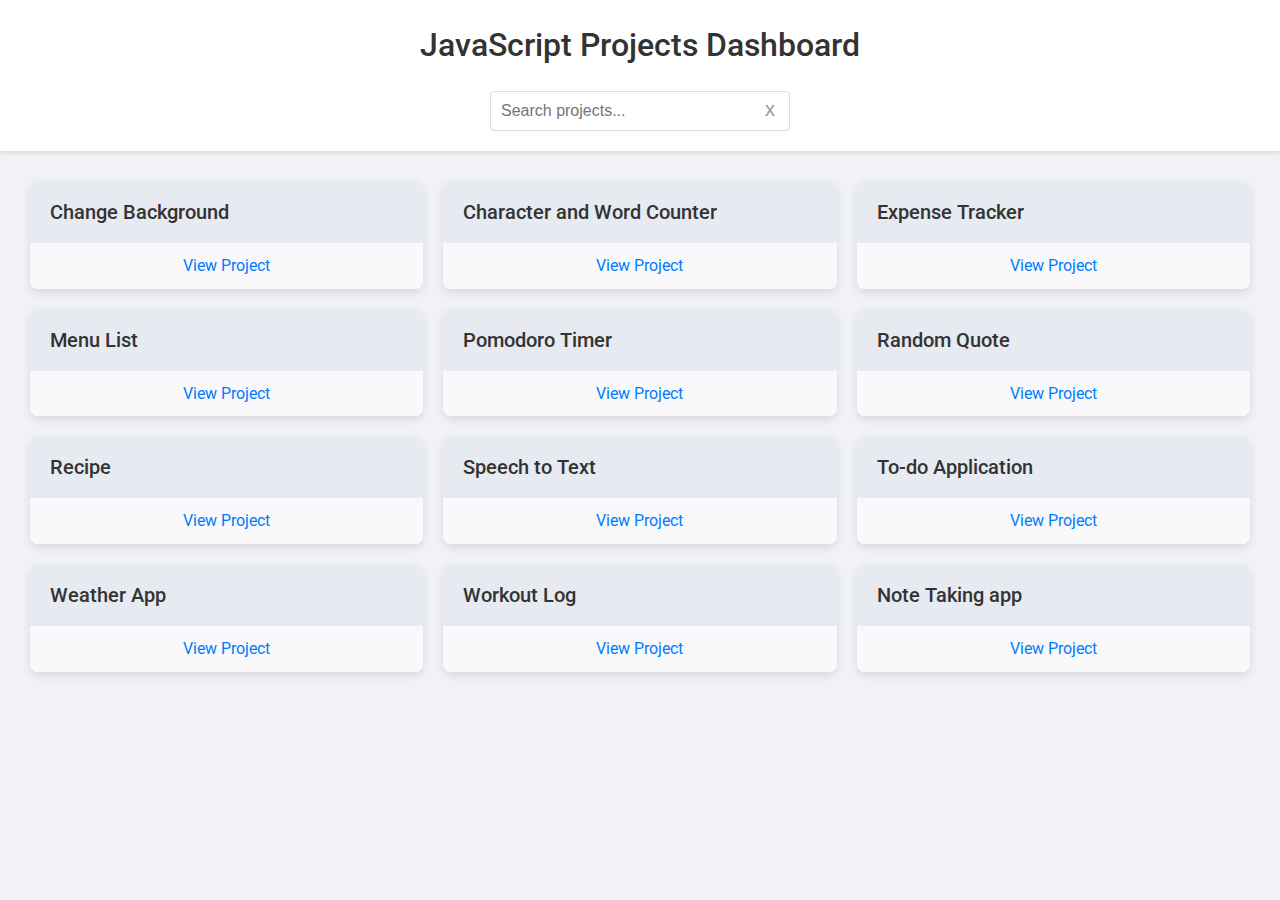
<file: index.html>
<!DOCTYPE html>
<html lang="en">
  <head>
    <meta charset="UTF-8" />
    <meta name="viewport" content="width=device-width, initial-scale=1.0" />
    <title>JavaScript Projects Dashboard</title>
    <link rel="stylesheet" href="styles.css" />
  </head>
  <body>
    <header>
      <h1>JavaScript Projects Dashboard</h1>
      <div class="search-container">
        <input type="text" id="search-input" placeholder="Search projects..." />
        <button id="clear-search">x</button>
      </div>
    </header>
    <main id="projects-container">
      <!-- Project tiles will be injected here by JavaScript -->
    </main>
    <script src="script.js"></script>
  </body>
</html>
</file>
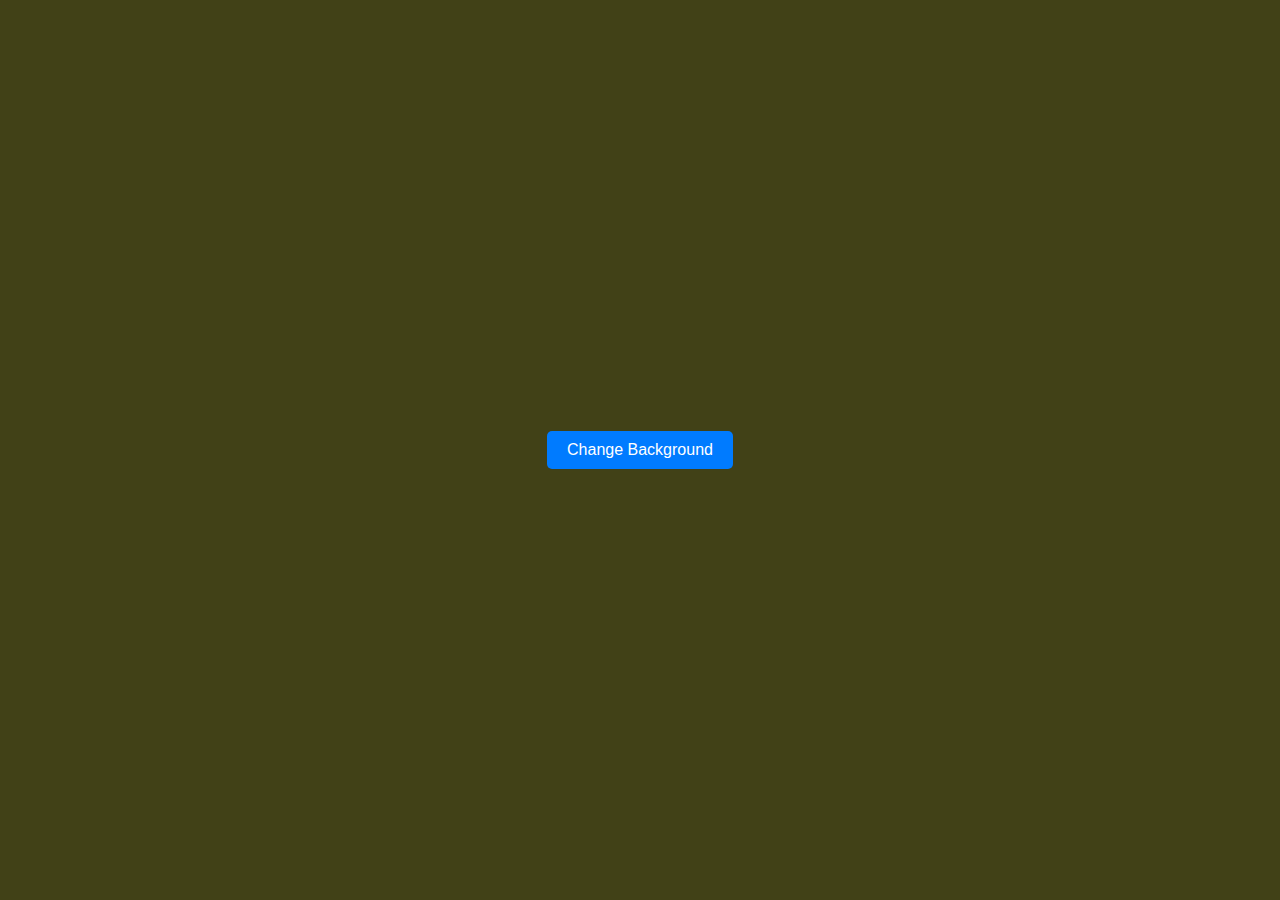
<file: change-background/index.html>
<!DOCTYPE html>
<html lang="en">
<head>
    <meta charset="UTF-8">
    <meta name="viewport" content="width=device-width, initial-scale=1.0">
    <title>Background Changer</title>
    <link rel="stylesheet" href="style.css">
</head>
<body>
    <div class="container">
        <button id="change-bg-btn">Change Background</button>
    </div>
    <script src="script.js"></script>
</body>
</html>
</file>
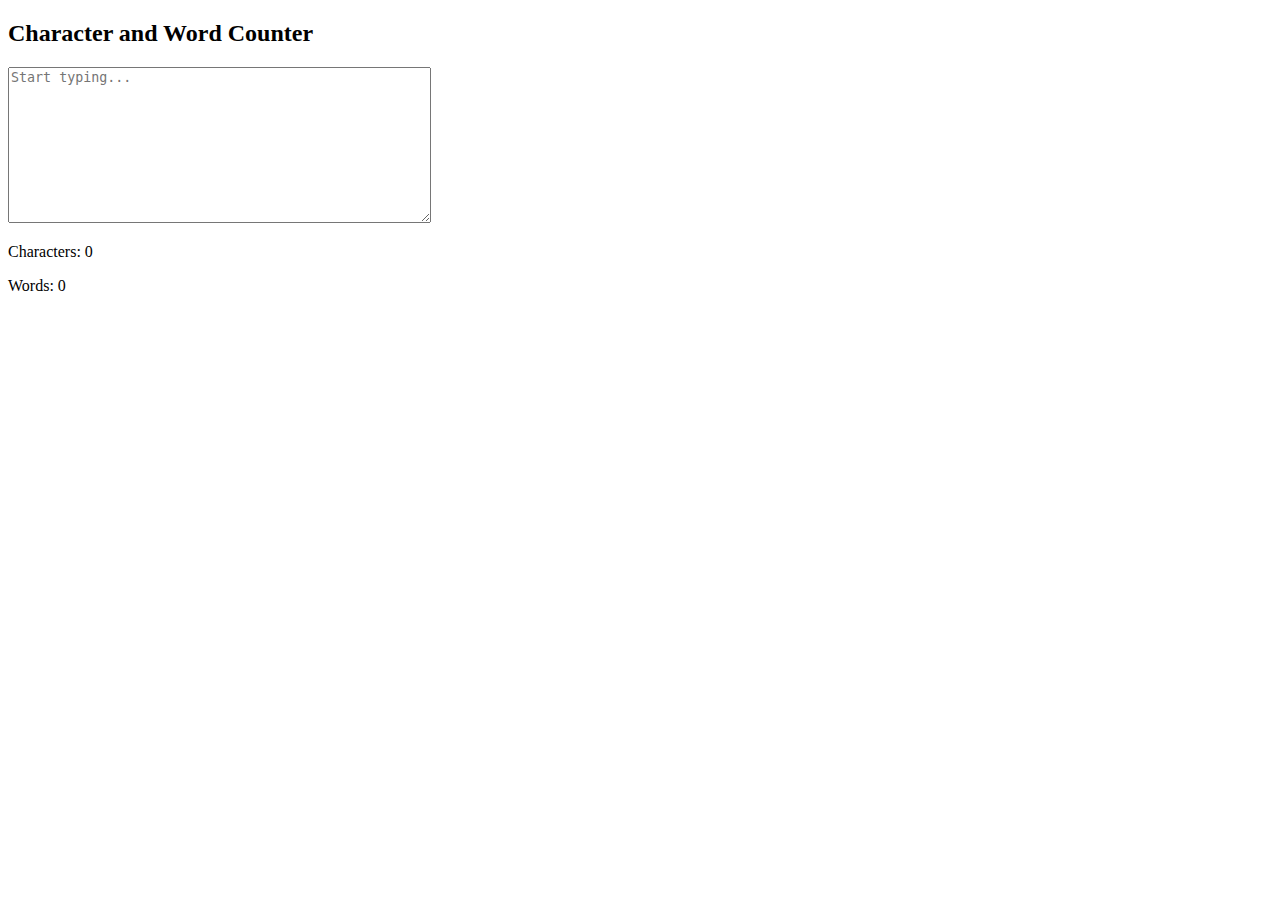
<file: character-word-counter/index.html>
<!DOCTYPE html>
<html lang="en">
<head>
<meta charset="UTF-8">
<meta name="viewport" content="width=device-width, initial-scale=1.0">
<title>Character and Word Counter</title>
<script>
function updateCount() {
  var text = document.getElementById('textInput').value;

  // Count characters
  var charCount = text.length;
  document.getElementById('charCount').innerText = charCount;

  // Count words by splitting the text by spaces and filtering out empty strings
  var words = text.split(/\s+/).filter(function(n) { return n != '' });
  var wordCount = words.length;
  document.getElementById('wordCount').innerText = wordCount;
}
</script>
</head>
<body>

<h2>Character and Word Counter</h2>

<textarea id="textInput" oninput="updateCount()" rows="10" cols="50" placeholder="Start typing..."></textarea>

<p>Characters: <span id="charCount">0</span></p>
<p>Words: <span id="wordCount">0</span></p>

</body>
</html>
</file>
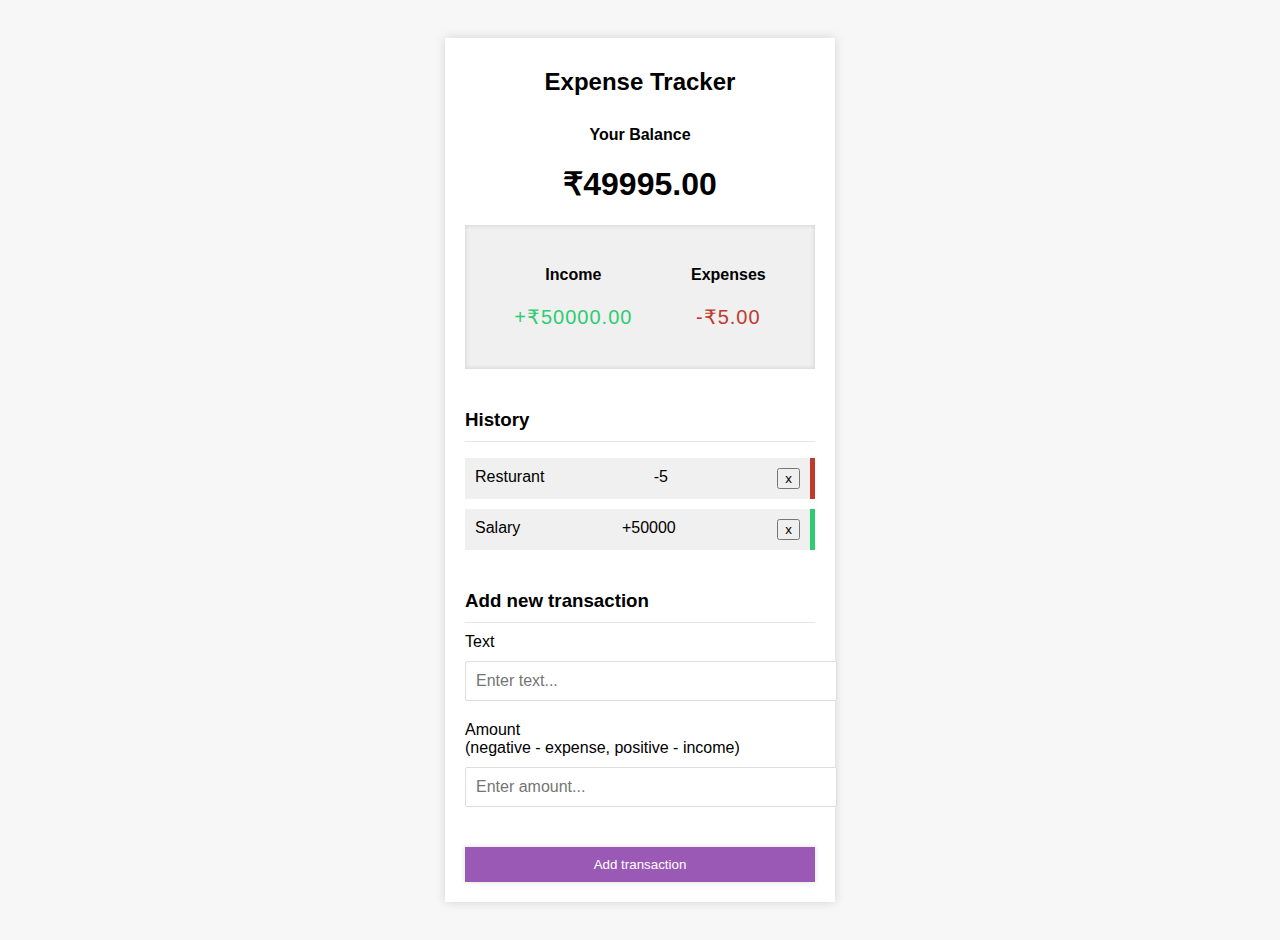
<file: expense-tracker/index.html>
<!DOCTYPE html>
<html lang="en">
<head>
    <meta charset="UTF-8">
    <meta name="viewport" content="width=device-width, initial-scale=1.0">
    <title>Expense Tracker</title>
    <link rel="stylesheet" href="style.css">
</head>
<body>
    <div class="container">
        <h2>Expense Tracker</h2>
        <div class="balance">
            <h4>Your Balance</h4>
            <h1 id="balance">₹0.00</h1>
        </div>
        <div class="inc-exp-container">
            <div>
                <h4>Income</h4>
                <p id="money-plus" class="money plus">+₹0.00</p>
            </div>
            <div>
                <h4>Expenses</h4>
                <p id="money-minus" class="money minus">-₹0.00</p>
            </div>
        </div>
        <h3>History</h3>
        <ul id="transaction-list" class="list">
            <!-- Transaction history will be inserted here -->
        </ul>
        <h3>Add new transaction</h3>
        <form id="form">
            <div class="form-control">
                <label for="text">Text</label>
                <input type="text" id="text" placeholder="Enter text...">
            </div>
            <div class="form-control">
                <label for="amount">Amount <br>(negative - expense, positive - income)</label>
                <input type="number" id="amount" placeholder="Enter amount...">
            </div>
            <button class="btn">Add transaction</button>
        </form>
    </div>
    <script src="script.js"></script>
</body>
</html>
</file>
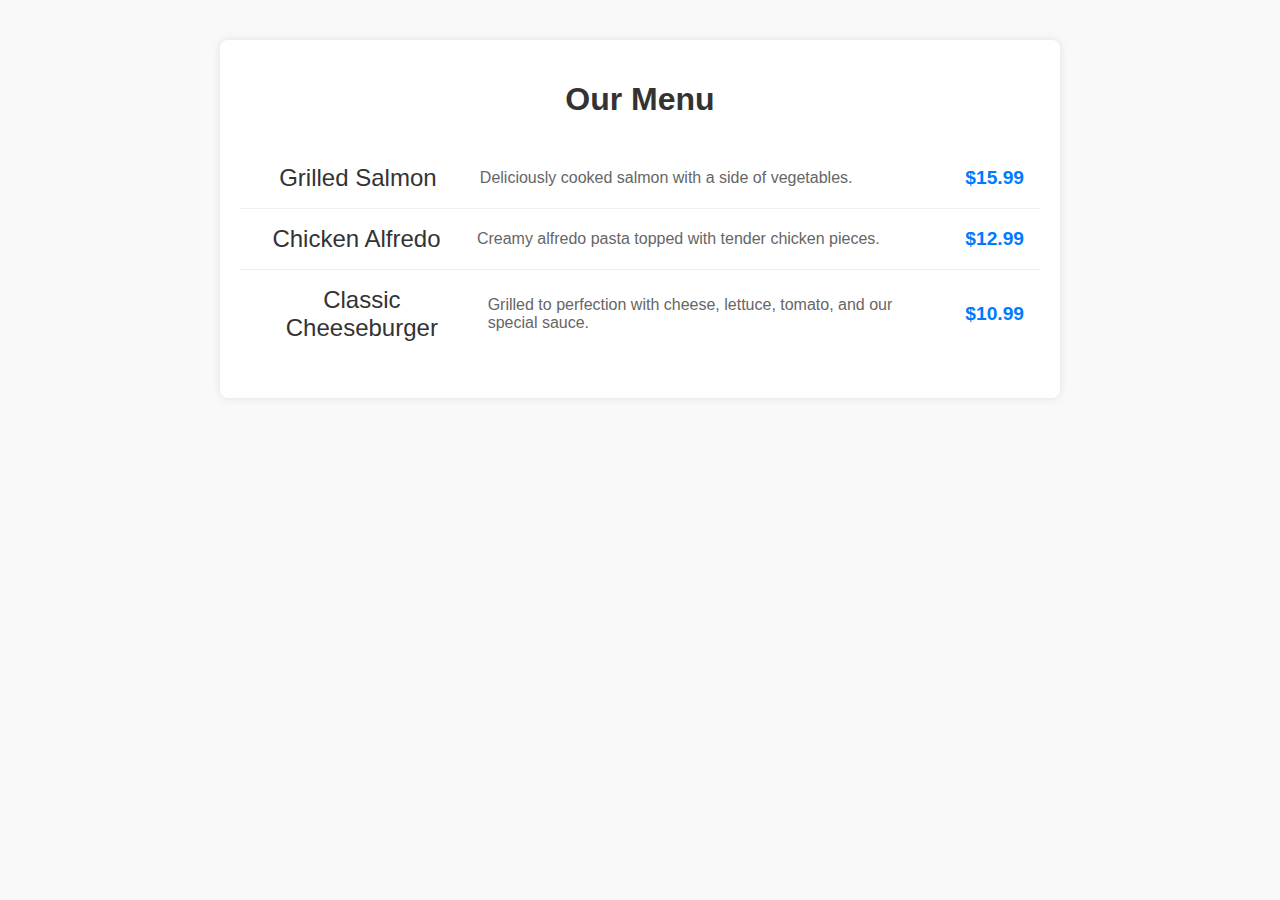
<file: menu-list/index.html>
<!DOCTYPE html>
<html lang="en">
<head>
    <meta charset="UTF-8">
    <meta name="viewport" content="width=device-width, initial-scale=1.0">
    <title>Menu List</title>
    <link rel="stylesheet" href="styles.css">
</head>
<body>
    <div class="container">
        <h1>Our Menu</h1>
        <div id="menu-container" class="menu-container"></div>
    </div>
    <script src="script.js"></script>
</body>
</html>
</file>
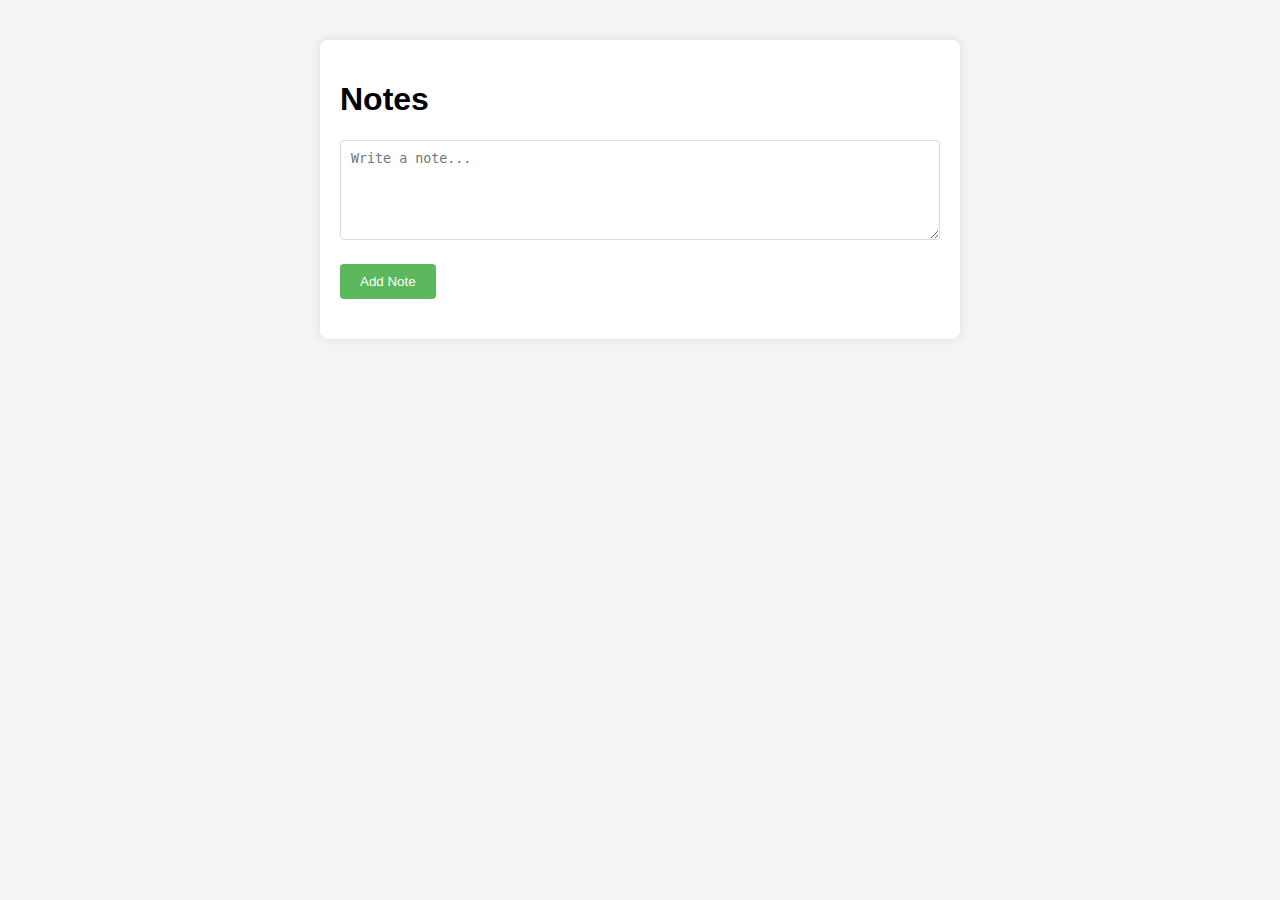
<file: note-taking-app/index.html>
<!DOCTYPE html>
<html lang="en">
<head>
    <meta charset="UTF-8">
    <meta name="viewport" content="width=device-width, initial-scale=1.0">
    <title>Note-Taking App</title>
    <link rel="stylesheet" href="styles.css">
</head>
<body>
    <div class="app-container">
        <h1>Notes</h1>
        <textarea id="note-input" placeholder="Write a note..."></textarea>
        <button id="add-note-btn">Add Note</button>
        <div id="notes-container"></div>
    </div>
    <script src="script.js"></script>
</body>
</html>
</file>
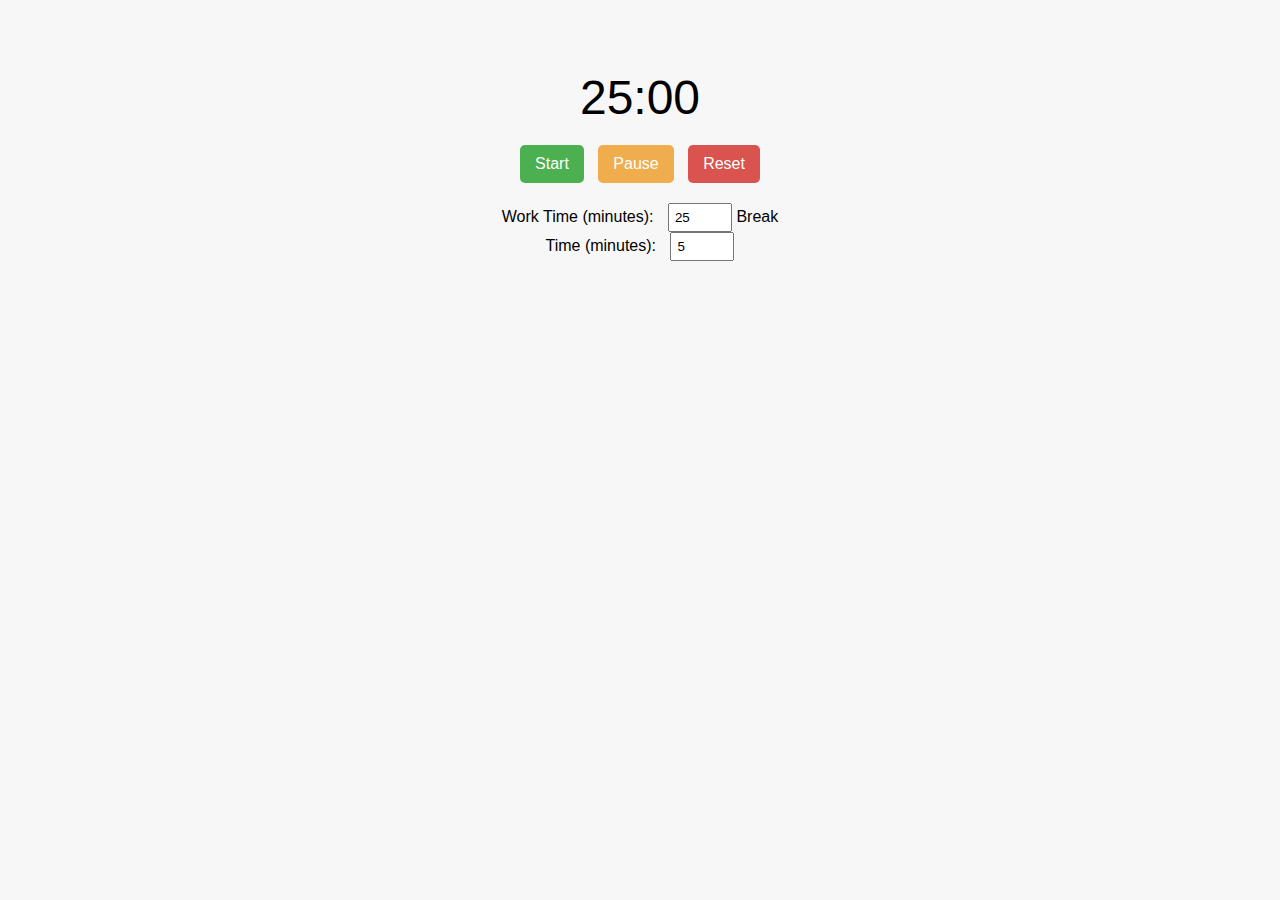
<file: pomodoro-timer/index.html>
<!DOCTYPE html>
<html lang="en">
<head>
    <meta charset="UTF-8">
    <meta name="viewport" content="width=device-width, initial-scale=1.0">
    <title>Pomodoro Timer</title>
    <link rel="stylesheet" href="style.css">
</head>
<body>
    <div class="pomodoro-container">
        <div id="timer-display">25:00</div>
        <div id="controls">
            <button id="start-btn">Start</button>
            <button id="pause-btn">Pause</button>
            <button id="reset-btn">Reset</button>
        </div>
        <div id="settings">
            <label for="work-time">Work Time (minutes): </label>
            <input type="number" id="work-time" value="25" min="1">
            <label for="break-time">Break Time (minutes): </label>
            <input type="number" id="break-time" value="5" min="1">
        </div>
    </div>
    <script src="script.js"></script>
</body>
</html>
</file>
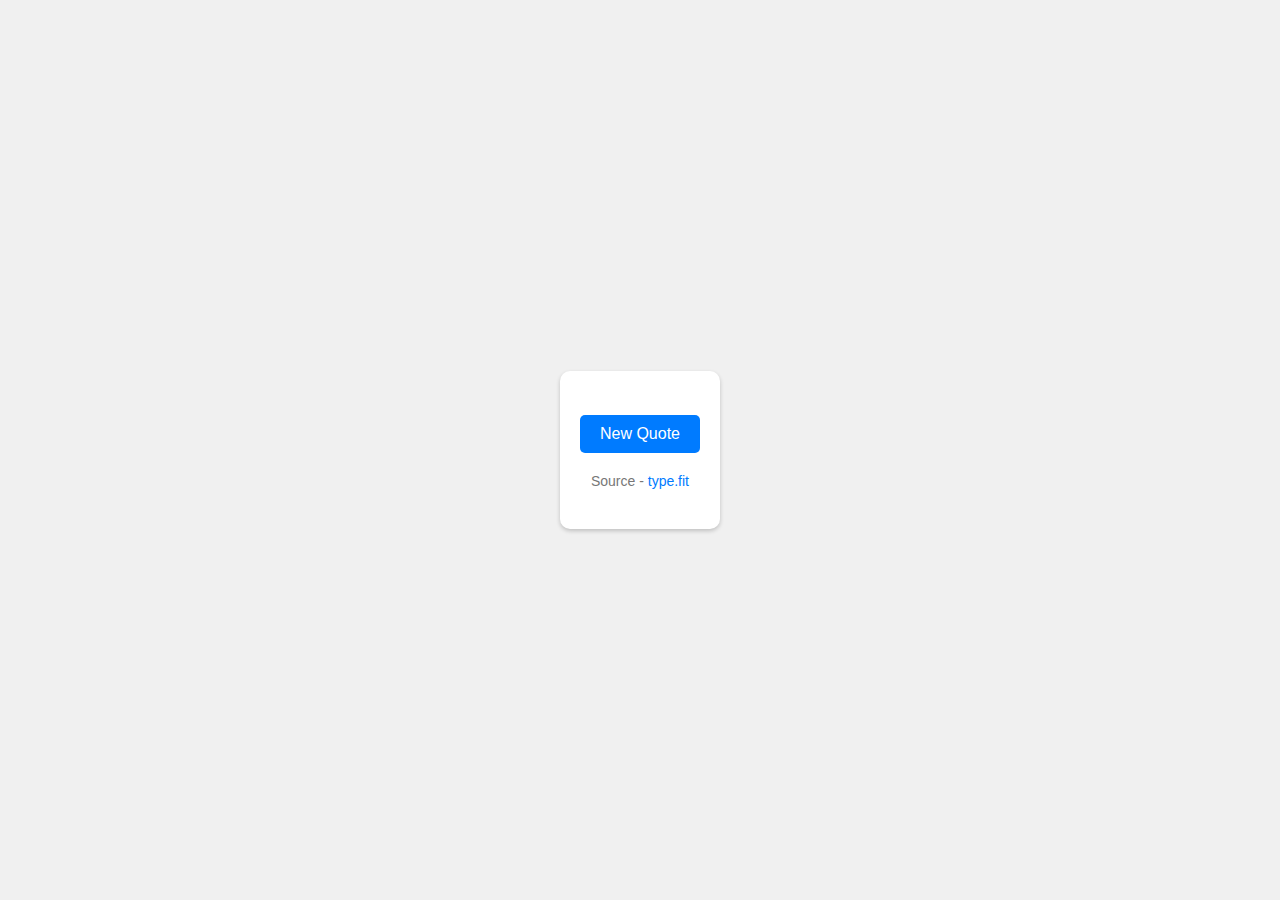
<file: random-quote/index.html>
<!DOCTYPE html>
<html lang="en">
<head>
    <meta charset="UTF-8">
    <meta name="viewport" content="width=device-width, initial-scale=1.0">
    <title>Quotes Generator</title>
    <link rel="stylesheet" href="styles.css">
</head>
<body>
    <div class="container">
        <div id="quote-container">
            <p id="quote-text"></p>
            <Quote><p id="quote-author"></p></Quote>
            <button id="new-quote-btn">New Quote</button>
            <p id="source">Source - <a href="https://type.fit/api/quotes" target="_blank">type.fit</a></p>
        </div>
    </div>
    <script src="script.js"></script>
</body>
</html>
</file>
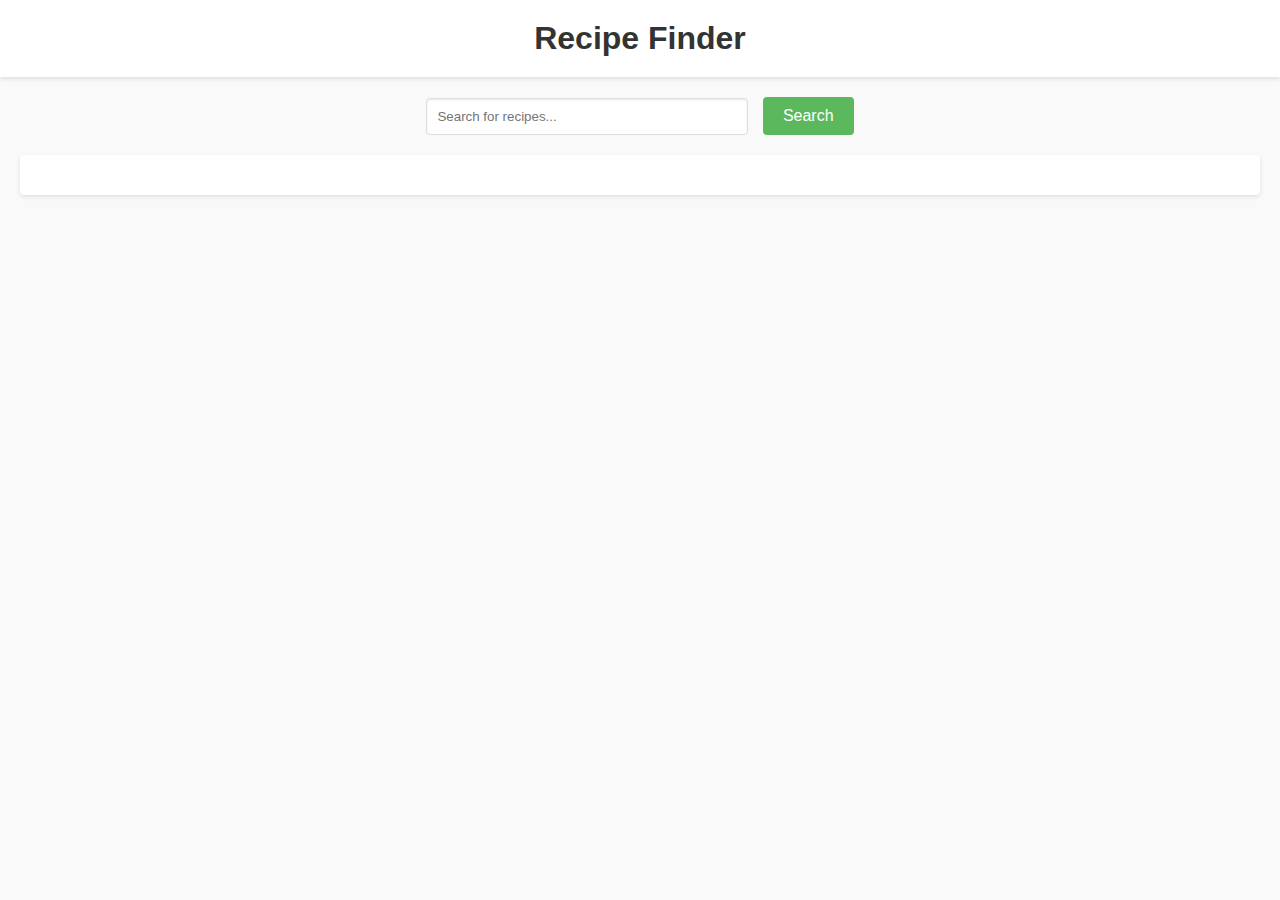
<file: recipe/index.html>
<!DOCTYPE html>
<html lang="en">
<head>
    <meta charset="UTF-8">
    <meta name="viewport" content="width=device-width, initial-scale=1.0">
    <title>Recipe Finder</title>
    <link rel="stylesheet" href="styles.css">
</head>
<body>
    <header>
        <h1>Recipe Finder</h1>
    </header>
    <main>
        <section id="search-section">
            <input type="text" id="search-input" placeholder="Search for recipes...">
            <button onclick="searchRecipes()">Search</button>
        </section>
        <section id="results-section">
            <!-- Search results will be appended here -->
        </section>
    </main>
    <script src="script.js"></script>
</body>
</html>
</file>
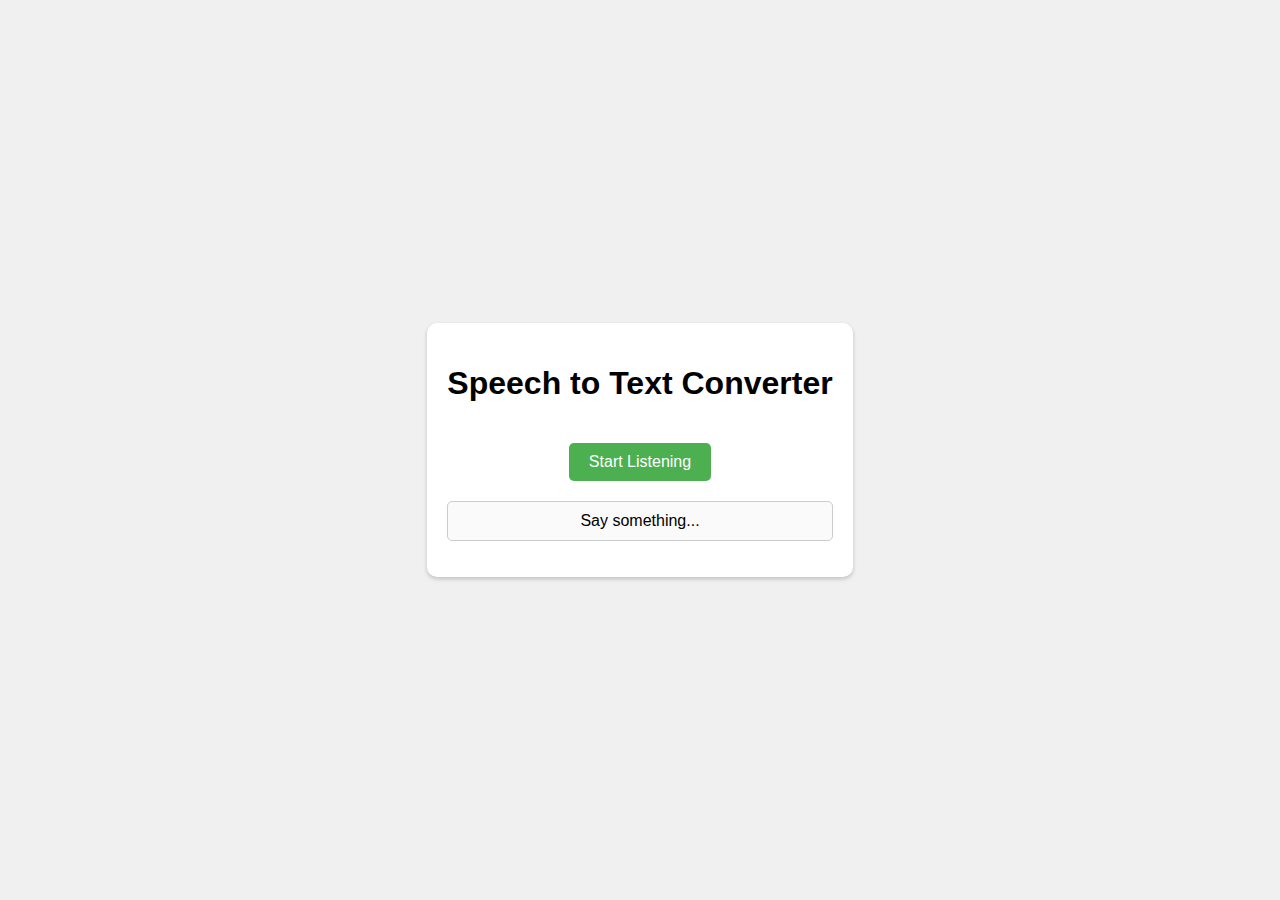
<file: speech-to-text/index.html>
<!DOCTYPE html>
<html lang="en">
<head>
    <meta charset="UTF-8">
    <meta name="viewport" content="width=device-width, initial-scale=1.0">
    <title>Speech to Text Converter</title>
    <link rel="stylesheet" href="styles.css">
</head>
<body>
    <div class="container">
        <h1>Speech to Text Converter</h1>
        <button id="start-btn">Start Listening</button>
        <p id="transcript">Say something...</p>
    </div>
    <script src="script.js"></script>
</body>
</html>
</file>
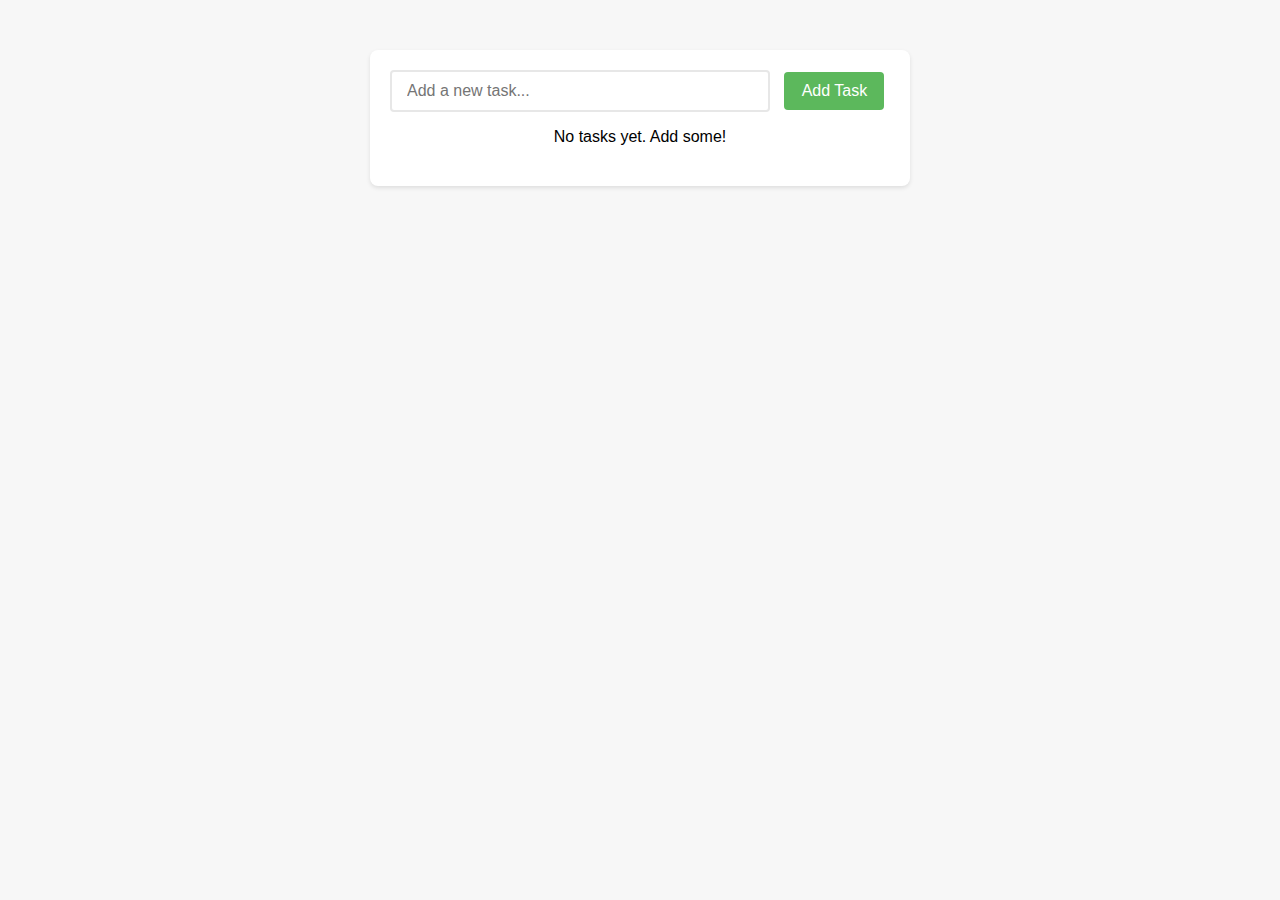
<file: todo-application/index.html>
<!DOCTYPE html>
<html lang="en">
<head>
    <meta charset="UTF-8">
    <meta name="viewport" content="width=device-width, initial-scale=1.0">
    <title>To-Do List Application</title>
    <link rel="stylesheet" href="style.css">
</head>
<body>
    <div class="todo-container">
        <input type="text" id="task-input" placeholder="Add a new task...">
        <button id="add-task-btn">Add Task</button>
        <ul id="todo-list"></ul>
    </div>
    <script src="script.js"></script>
</body>
</html>
</file>
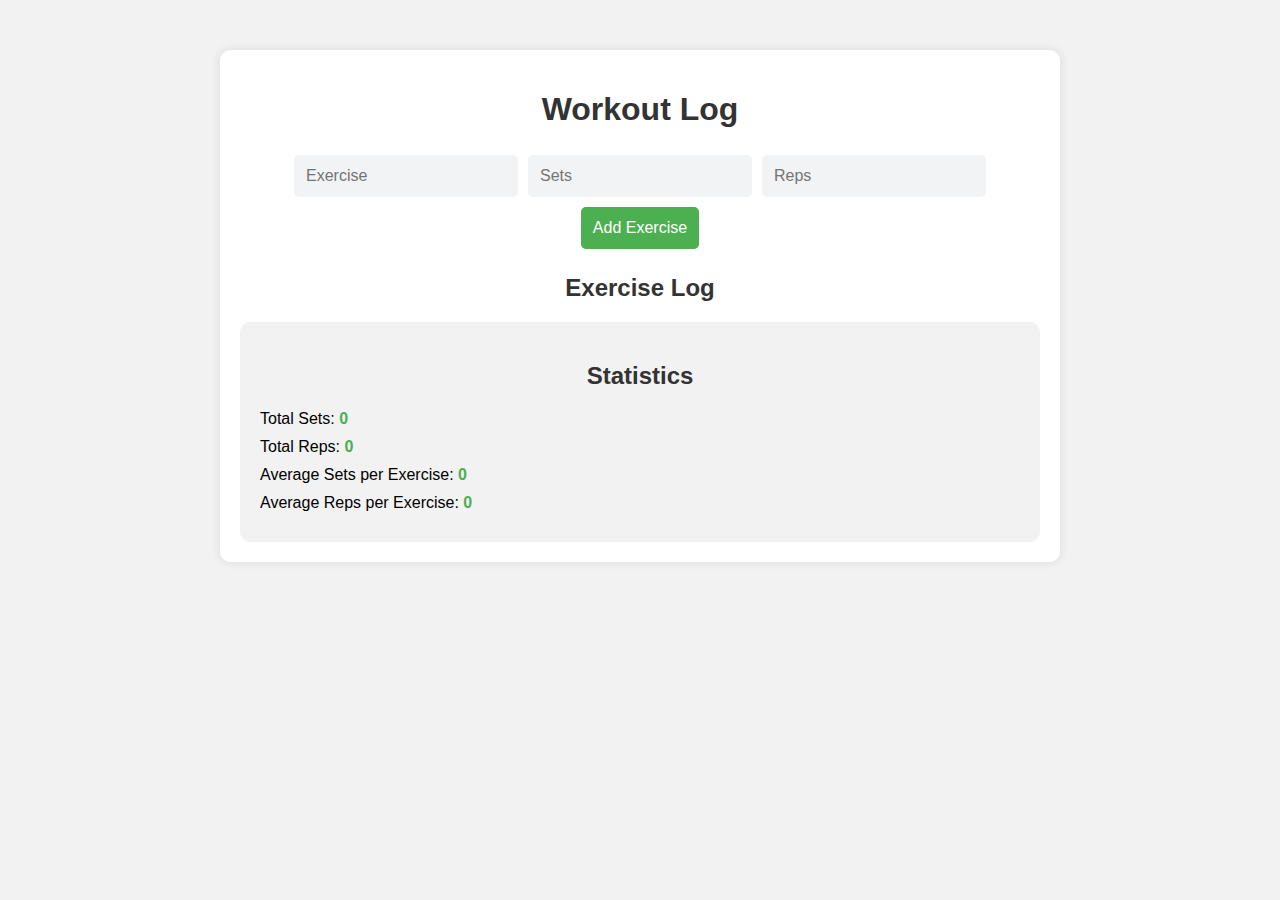
<file: workout-log/index.html>
<!DOCTYPE html>
<html lang="en">
<head>
  <meta charset="UTF-8">
  <meta name="viewport" content="width=device-width, initial-scale=1.0">
  <title>Workout Log</title>
  <link rel="stylesheet" href="styles.css">
</head>
<body>
  <div class="container">
    <h1>Workout Log</h1>
    <div id="form">
      <input type="text" id="exercise" placeholder="Exercise">
      <input type="number" id="sets" placeholder="Sets">
      <input type="number" id="reps" placeholder="Reps">
      <button onclick="addExercise()">Add Exercise</button>
    </div>
    <div id="log">
      <h2>Exercise Log</h2>
      <ul id="exercise-list"></ul>
    </div>
    <div id="stats">
      <h2>Statistics</h2>
      <div>Total Sets: <span id="total-sets">0</span></div>
      <div>Total Reps: <span id="total-reps">0</span></div>
      <div>Average Sets per Exercise: <span id="avg-sets">0</span></div>
      <div>Average Reps per Exercise: <span id="avg-reps">0</span></div>
    </div>
  </div>
  <script src="script.js"></script>
</body>
</html>
</file>
<file: change-background/style.css>
body, html {
    margin: 0;
    padding: 0;
    height: 100%;
    display: flex;
    justify-content: center;
    align-items: center;
    font-family: 'Arial', sans-serif;
}

.container {
    text-align: center;
}

#change-bg-btn {
    padding: 10px 20px;
    font-size: 16px;
    cursor: pointer;
    border: none;
    border-radius: 5px;
    background-color: #007bff;
    color: white;
}

#change-bg-btn:hover {
    background-color: #0056b3;
}
</file>
<file: expense-tracker/style.css>
body {
    background-color: #f7f7f7;
    font-family: Arial, sans-serif;
    padding: 30px;
}

.container {
    background-color: #fff;
    box-shadow: 0 0 10px rgba(0, 0, 0, 0.15);
    padding: 20px;
    margin: 0 auto;
    width: 350px;
}

h2 {
    text-align: center;
    margin: 10px 0 30px;
}

.balance {
    text-align: center;
    margin: 20px 0;
}

.inc-exp-container {
    background: #f0f0f0;
    box-shadow: inset 0 0 5px rgba(0, 0, 0, 0.15);
    padding: 20px;
    display: flex;
    justify-content: space-around;
}

.inc-exp-container div {
    text-align: center;
}

.money {
    font-size: 20px;
    letter-spacing: 1px;
}

.money.plus {
    color: #2ecc71;
}

.money.minus {
    color: #c0392b;
}

h3 {
    border-bottom: 1px solid #e7e7e7;
    padding-bottom: 10px;
    margin: 40px 0 10px;
}

.list {
    list-style-type: none;
    padding: 0;
    margin-bottom: 40px;
}

.list li {
    background: #f0f0f0;
    display: flex;
    justify-content: space-between;
    position: relative;
    padding: 10px;
    margin: 10px 0;
}

.list li.plus {
    border-right: 5px solid #2ecc71;
}

.list li.minus {
    border-right: 5px solid #c0392b;
}

.btn {
    cursor: pointer;
    background-color: #9b59b6;
    box-shadow: 0 0 5px rgba(0, 0, 0, 0.15);
    color: white;
    border: none;
    margin-top: 20px;
    padding: 10px;
    width: 100%;
}

.form-control {
    margin-bottom: 20px;
}

.form-control label {
    display: block;
    margin-bottom: 10px;
}

.form-control input {
    border: 1px solid #dedede;
    border-radius: 2px;
    display: block;
    font-size: 16px;
    padding: 10px;
    width: 100%;
}

.form-control input:focus {
    outline: none;
    border-color: #9b59b6;
}
</file>
<file: menu-list/styles.css>
body, html {
    margin: 0;
    padding: 0;
    font-family: 'Arial', sans-serif;
    background-color: #f9f9f9;
    text-align: center;
}

.container {
    max-width: 800px;
    margin: 40px auto;
    padding: 20px;
    background: white;
    border-radius: 8px;
    box-shadow: 0 0 10px rgba(0, 0, 0, 0.1);
}

h1 {
    color: #333;
    margin-bottom: 30px;
}

.menu-container {
    margin-bottom: 20px;
}

.menu-item {
    border-bottom: 1px solid #eee;
    padding: 16px;
    display: flex;
    justify-content: space-between;
    align-items: center;
    transition: background-color 0.3s ease;
}

.menu-item:hover {
    background-color: #f7f7f7;
}

.item-name {
    font-size: 1.5em;
    color: #333;
    flex-grow: 1;
}

.item-description {
    color: #666;
    margin: 0 20px;
    flex-grow: 2;
    text-align: left;
}

.item-price {
    font-weight: bold;
    font-size: 1.2em;
    color: #007BFF;
    white-space: nowrap;
}

.menu-item:last-child {
    border-bottom: none;
}
</file>
<file: note-taking-app/styles.css>
body,
html {
  margin: 0;
  padding: 0;
  font-family: Arial, sans-serif;
  background-color: #f4f4f4;
}

.app-container {
  max-width: 600px;
  margin: 40px auto;
  padding: 20px;
  background: white;
  border-radius: 8px;
  box-shadow: 0 0 10px rgba(0, 0, 0, 0.1);
}

#note-input {
  width: 100%;
  margin-bottom: 20px;
  padding: 10px;
  border: 1px solid #ddd;
  border-radius: 4px;
  height: 100px;
  box-sizing: border-box;
}

#add-note-btn {
  padding: 10px 20px;
  background-color: #5cb85c;
  color: white;
  border: none;
  border-radius: 4px;
  cursor: pointer;
  margin-bottom: 20px; 
}

#add-note-btn:hover {
  background-color: #4cae4c;
}

.note {
  background-color: #fdfd86;
  padding: 10px;
  margin-bottom: 10px;
  position: relative;
  margin-bottom: 20px;
  padding: 10px;
  position: relative;
  border-radius: 4px; 
}

.delete-note-btn {
  position: absolute;
  top: 0;
  right: 0;
  border: none;
  background-color: #ff6347;
  color: white;
  border-radius: 0 4px 0 4px;
  cursor: pointer;
}
.edit-note-btn,
.delete-note-btn {
  margin-left: 5px;
  padding: 5px 10px;
  font-size: 12px;
  cursor: pointer;
  border: none;
  border-radius: 4px;
}

.edit-note-btn {
  background-color: #f4c542;
  color: white;
}

.delete-note-btn {
  background-color: #ff6347;
  color: white;
}

.edit-note-btn {
    position: absolute;
    top: 0;
    right: 30px; /* Adjust based on the size of the delete button */
    border: none;
    background-color: #f0ad4e;
    color: white;
    border-radius: 4px;
    cursor: pointer;
}
</file>
<file: pomodoro-timer/style.css>
body, html {
    margin: 0;
    padding: 0;
    font-family: 'Segoe UI', Tahoma, Geneva, Verdana, sans-serif;
    text-align: center;
    background-color: #f7f7f7;
}

.pomodoro-container {
    margin: 50px auto;
    padding: 20px;
    width: 300px;
}

#timer-display {
    font-size: 48px;
    margin-bottom: 20px;
}

#controls button {
    padding: 10px 15px;
    margin: 0 5px;
    border: none;
    border-radius: 5px;
    cursor: pointer;
    font-size: 16px;
}

#start-btn {
    background-color: #4CAF50;
    color: white;
}

#pause-btn {
    background-color: #f0ad4e;
    color: white;
}

#reset-btn {
    background-color: #d9534f;
    color: white;
}

#settings {
    margin-top: 20px;
}

#settings label {
    margin-right: 10px;
}

#settings input {
    width: 50px;
    padding: 5px;
}
</file>
<file: random-quote/styles.css>
body, html {
    margin: 0;
    padding: 0;
    height: 100%;
    display: flex;
    justify-content: center;
    align-items: center;
    font-family: 'Arial', sans-serif;
    background-color: #f0f0f0;
}

.container {
    text-align: center;
    padding: 20px;
    border-radius: 10px;
    background: white;
    box-shadow: 0 2px 4px rgba(0, 0, 0, 0.2);
}

#quote-container {
    margin: 20px 0;
}

#quote-text {
    font-size: 24px;
    margin-bottom: 10px;
}

#quote-author {
    font-size: 20px;
    margin-bottom: 20px;
    color: #555;
    font-style: italic;
}

#new-quote-btn {
    cursor: pointer;
    background-color: #007bff;
    color: white;
    border: none;
    padding: 10px 20px;
    font-size: 16px;
    border-radius: 5px;
}

#new-quote-btn:hover {
    background-color: #0056b3;
}
#source {
    margin-top: 20px;
    font-size: 14px;
    color: #777;
}

#source a {
    color: #007bff;
    text-decoration: none;
}

#source a:hover {
    text-decoration: underline;
}
</file>
<file: recipe/styles.css>
body {
    font-family: 'Arial', sans-serif;
    background-color: #f9f9f9;
    margin: 0;
    padding: 0;
}

header {
    background-color: #fff;
    padding: 20px;
    text-align: center;
    box-shadow: 0 2px 4px rgba(0,0,0,0.1);
}

h1 {
    margin: 0;
    color: #333;
}

#search-section {
    margin: 20px;
    text-align: center;
}

#search-input {
    width: 300px;
    padding: 10px;
    margin-right: 10px;
    border: 1px solid #ddd;
    border-radius: 4px;
    box-shadow: inset 0 1px 2px rgba(0,0,0,0.1);
}

button {
    padding: 10px 20px;
    border: none;
    border-radius: 4px;
    background-color: #5cb85c;
    color: white;
    cursor: pointer;
    font-size: 16px;
    transition: background-color 0.3s;
}

button:hover {
    background-color: #4cae4c;
}

#results-section {
    margin: 20px;
    padding: 20px;
    border-radius: 4px;
    background-color: #fff;
    box-shadow: 0 2px 4px rgba(0,0,0,0.1);
    display: flex;
    flex-wrap: wrap;
    justify-content: space-evenly;
}

#results-section div {
    border-bottom: 1px solid #eee;
    padding: 15px;
    transition: background-color 0.3s;
}

#results-section div:hover {
    background-color: #f5f5f5;
}

#results-section strong {
    font-size: 18px;
    color: #333;
}

#results-section img {
    width: auto;
    height: 100px;
    float: left;
    margin-right: 15px;
    border-radius: 4px;
    box-shadow: 0 2px 4px rgba(0,0,0,0.1);
}

#results-section p {
    margin: 5px 0;
    color: #666;
}

#results-section a {
    display: inline-block;
    margin: 10px 0;
    text-decoration: none;
    color: #337ab7;
}

#results-section a:hover {
    text-decoration: underline;
}

/* Clearfix for image float */
#results-section div:after {
    content: "";
    display: table;
    clear: both;
}
</file>
<file: speech-to-text/styles.css>
body, html {
    margin: 0;
    padding: 0;
    height: 100%;
    display: flex;
    justify-content: center;
    align-items: center;
    font-family: 'Arial', sans-serif;
    background-color: #f0f0f0;
}

.container {
    text-align: center;
    padding: 20px;
    border-radius: 10px;
    background: white;
    box-shadow: 0 2px 4px rgba(0, 0, 0, 0.2);
}

#start-btn {
    padding: 10px 20px;
    font-size: 16px;
    cursor: pointer;
    background-color: #4CAF50;
    color: white;
    border: none;
    margin-top: 20px;
    border-radius: 5px;
}

#transcript {
    margin-top: 20px;
    padding: 10px;
    border: 1px solid #ccc;
    border-radius: 5px;
    background-color: #fafafa;
}
</file>
<file: todo-application/style.css>
body, html {
    margin: 0;
    padding: 0;
    font-family: 'Segoe UI', Tahoma, Geneva, Verdana, sans-serif;
    background-color: #f7f7f7;
}

.todo-container {
    max-width: 500px;
    margin: 50px auto;
    padding: 20px;
    background: white;
    border-radius: 8px;
    box-shadow: 0 2px 4px rgba(0, 0, 0, 0.1);
}

#task-input {
    width: calc(100% - 120px);
    padding: 10px 15px;
    margin-right: 10px;
    border: 2px solid #e7e7e7;
    border-radius: 4px;
    font-size: 16px;
    box-sizing: border-box;
}

#add-task-btn {
    width: 100px;
    padding: 10px;
    border: none;
    background-color: #5cb85c;
    color: white;
    border-radius: 4px;
    font-size: 16px;
    cursor: pointer;
    transition: background-color 0.3s;
}

#add-task-btn:hover {
    background-color: #4cae4c;
}

#todo-list {
    list-style: none;
    margin-top: 20px;
    padding: 0;
}

#todo-list li {
    padding: 15px;
    border-bottom: 1px solid #e7e7e7;
    display: flex;
    justify-content: space-between;
    align-items: center;
    font-size: 18px;
}

#todo-list li:last-child {
    border-bottom: none;
}

.completed {
    text-decoration: line-through;
    color: #b0b0b0;
}

.delete-btn {
    padding: 5px 10px;
    background: #d9534f;
    color: white;
    border: none;
    border-radius: 4px;
    cursor: pointer;
    transition: background-color 0.3s;
}

.delete-btn:hover {
    background-color: #c9302c;
}
</file>
<file: workout-log/styles.css>
/* styles.css */

body {
  font-family: Arial, sans-serif;
  margin: 0;
  padding: 0;
  background-color: #f2f2f2;
}

.container {
  max-width: 800px;
  margin: 50px auto;
  padding: 20px;
  background-color: #fff;
  border-radius: 10px;
  box-shadow: 0 0 10px rgba(0, 0, 0, 0.1);
}

h1 {
  text-align: center;
  color: #333;
}

#form {
  display: flex;
  justify-content: center;
  align-items: center;
  flex-wrap: wrap;
  margin-bottom: 20px;
}

input[type="text"],
input[type="number"],
button {
  margin: 5px;
  padding: 12px;
  border: none;
  border-radius: 5px;
  font-size: 16px;
  transition: background-color 0.3s ease;
}

input[type="text"],
input[type="number"] {
  flex: 1;
  max-width: 200px;
  background-color: #f1f3f4;
}

button {
  background-color: #4caf50;
  color: white;
  cursor: pointer;
  width: auto;
}

button:hover {
  background-color: #45a049;
}

#log {
  margin-bottom: 20px;
}

#log h2 {
  text-align: center;
  color: #333;
}

#exercise-list {
  list-style-type: none;
  padding: 0;
  position: 0;
}

li {
  background-color: #f1f3f4;
  padding: 10px;
  margin-bottom: 10px;
  border-radius: 5px;
  box-shadow: 0 2px 5px rgba(0, 0, 0, 0.1);
}

#stats {
  background-color: #f2f2f2;
  padding: 20px;
  border-radius: 10px;
}

#stats h2 {
  text-align: center;
  color: #333;
}

#stats div {
  margin-bottom: 10px;
  font-size: 16px;
}

#stats div span {
  font-weight: bold;
  color: #4caf50;
}

/* Responsive adjustments for small screens */
@media screen and (max-width: 600px) {
  input[type="text"],
  input[type="number"],
  button {
    width: calc(100% - 10px);
  }
}
.delete-button {
  background-color: #ff6347;
  color: white;
  border: none;
  border-radius: 5px;
  padding: 8px;
  cursor: pointer;
  transition: background-color 0.3s ease;
}

.delete-button:hover {
  background-color: #d63822;
}

#exercise-list li {
    display: flex;
    justify-content: space-between;
    align-items: center;
  }
</file>
<file: styles.css>
/* Include Google Fonts */
@import url('https://fonts.googleapis.com/css2?family=Roboto:wght@400;500&display=swap');

/* Reset some default styling */
* {
    margin: 0;
    padding: 0;
    box-sizing: border-box;
}

body {
    font-family: 'Roboto', sans-serif;
    background-color: #f0f2f5;
    line-height: 1.6;
    color: #333;
}

header {
    background-color: #ffffff;
    padding: 20px 40px;
    text-align: center;
    box-shadow: 0 2px 5px rgba(0,0,0,0.1);
}

h1 {
    font-weight: 500;
}

#search-input {
    width: 300px;
    padding: 10px;
    border: 1px solid #ccc;
    border-radius: 20px;
    font-size: 16px;
    margin-top: 20px;
}

#projects-container {
    display: flex;
    flex-wrap: wrap;
    justify-content: center;
    padding: 20px;
}

.project-tile {
    background-color: #fff;
    border-radius: 8px;
    box-shadow: 0 4px 8px rgba(0,0,0,0.1);
    width: calc(33.333% - 20px);
    margin: 10px;
    overflow: hidden;
    transition: transform 0.3s ease-in-out;
}

.project-tile:hover {
    transform: translateY(-5px);
    box-shadow: 0 6px 12px rgba(0,0,0,0.15);
}

.project-title {
    font-size: 20px;
    font-weight: 500;
    color: #333;
    padding: 15px 20px;
    background-color: #e7eaf1;
}

.project-link {
    display: block;
    text-decoration: none;
    color: #007bff;
    padding: 10px 20px;
    text-align: center;
    background-color: #f9f9fb;
    transition: background-color 0.2s ease-in-out;
}

.project-link:hover {
    background-color: #e7eaf1;
    color: #0056b3;
}

/* Responsive Grid */
@media (max-width: 1200px) {
    .project-tile {
        width: calc(50% - 20px);
    }
}

@media (max-width: 768px) {
    .project-tile {
        width: calc(100% - 20px);
    }
}

@media (max-width: 480px) {
    #search-input {
        width: calc(100% - 40px);
    }
}

.search-container {
    position: relative;
    display: inline-block;
}

#search-input {
    width: 300px;
    padding: 10px;
    border: 1px solid #ddd;
    border-radius: 4px;
    padding-right: 40px;
}

#clear-search {
    position: absolute;
    top: 0;
    right: 0;
    height: 100%;
    padding: 0 15px;
    border: none;
    background-color: transparent;
    cursor: pointer;
    color: #999;
    border-radius: 0 4px 4px 0;
    font-size: 20px;
    margin-top: 8px;
}

#clear-search:hover {
    color: #666;
}
</file>
